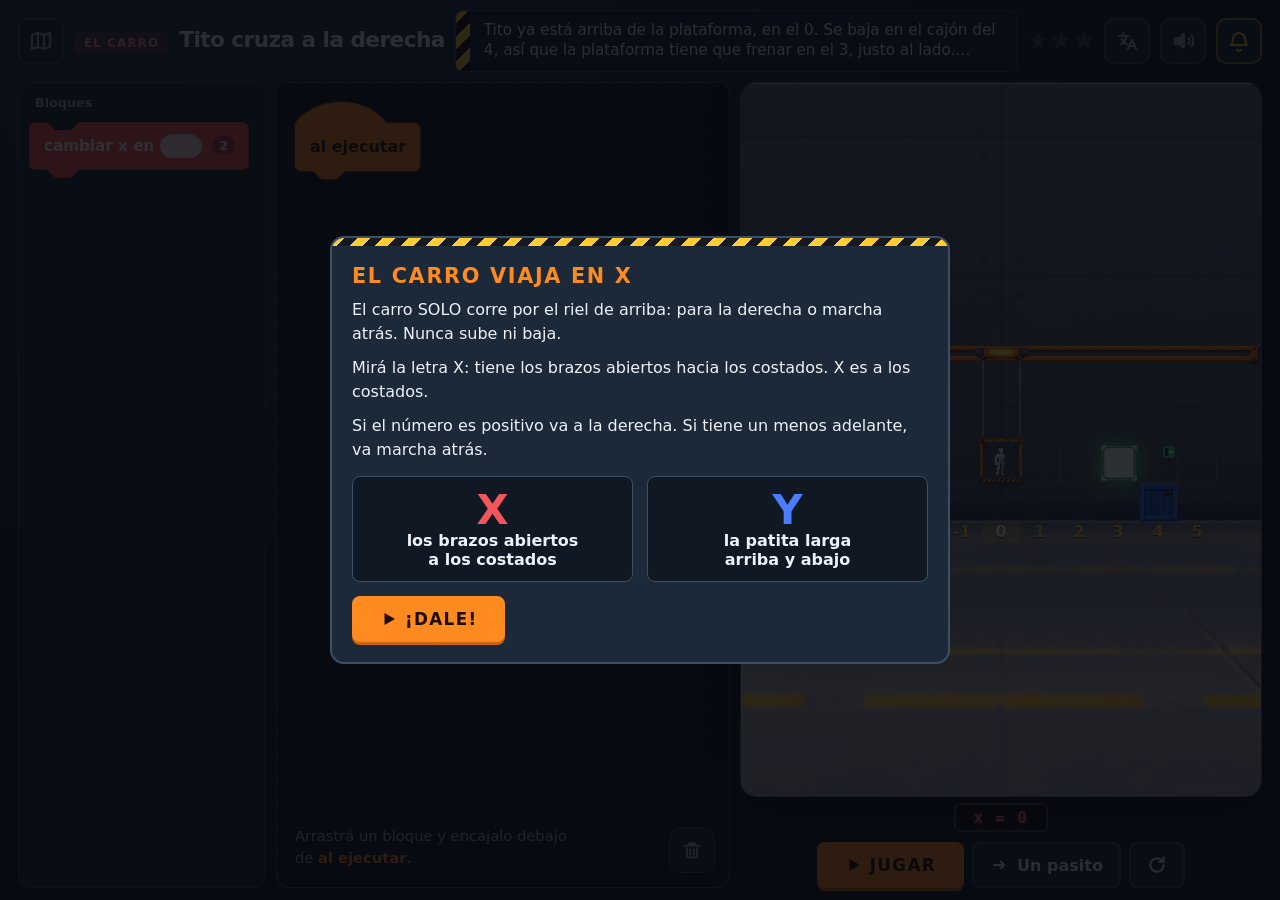
<file: index.html>
<!doctype html>
<html lang="es">
<head>
<meta charset="utf-8">
<meta name="viewport" content="width=device-width, initial-scale=1, viewport-fit=cover">
<title>El Operador de Grúa</title>
<link rel="stylesheet" href="css/styles.css">
</head>
<body class="ui-v2">

<div id="app">

  <header id="topbar">
    <button id="btn-levels" class="chip" type="button" title="Elegir nivel" aria-label="Elegir nivel"><svg viewBox="0 0 24 24" fill="none" stroke="currentColor" stroke-width="2.2" stroke-linejoin="round"><path d="M9 4 3 6v14l6-2 6 2 6-2V4l-6 2-6-2z"/><path d="M9 4v14M15 6v14"/></svg></button>
    <div id="level-info">
      <span id="level-phase" class="phase-badge"></span>
      <h1 id="level-title">El Operador de Grúa</h1>
    </div>
    <p id="hint" class="hint"></p>
    <div id="stars-earned" class="stars" aria-label="Estrellas del nivel"></div>
    <button id="btn-translate" class="chip" type="button" title="Traductora de Scratch" aria-label="Traductora de Scratch"><svg viewBox="0 0 24 24" fill="none" stroke="currentColor" stroke-width="2.2" stroke-linecap="round" stroke-linejoin="round"><path d="M4 7h9M8.5 4v3M6 15c3-1 5-4 5.5-8"/><path d="M6.5 10c1.5 3 3.5 4.5 6 5.5"/><path d="M13 20l4-9 4 9M14.6 17h4.8"/></svg></button>
    <button id="btn-speak" class="chip" type="button" title="Escuchar la consigna" aria-label="Escuchar la consigna"><svg viewBox="0 0 24 24" fill="none" stroke="currentColor" stroke-width="2.2" stroke-linejoin="round"><path d="M4 9h4l5-4v14l-5-4H4z" fill="currentColor"/><path d="M17 8.5a5 5 0 0 1 0 7"/><path d="M20 6a9 9 0 0 1 0 12"/></svg></button>
    <button id="btn-sound" class="chip is-on" type="button" title="Sonido" aria-label="Sonido"><svg viewBox="0 0 24 24" fill="none" stroke="currentColor" stroke-width="2.2" stroke-linejoin="round"><path d="M6 10a6 6 0 1 1 12 0c0 4 1.5 5.5 2 6H4c.5-.5 2-2 2-6z"/><path d="M10 20a2 2 0 0 0 4 0"/></svg></button>
  </header>

  <main id="stage">

    <!-- The flyout, where every block is born. -->
    <section id="palette-col" aria-label="Bloques">
      <h2 class="col-title">Bloques</h2>
      <section id="palette"></section>
    </section>

    <!-- The workspace: the hat, the script under it, and anything left lying around. -->
    <section id="flow-area" aria-label="Tu programa">
      <div id="flow-scroll">
        <div id="script">
          <div id="hat" class="hat"><span class="code">al ejecutar</span></div>
          <div id="program"></div>
        </div>
        <div id="loose"></div>
        <p id="program-empty" class="program-empty">Arrastrá un bloque y encajalo debajo de <b>al ejecutar</b>.</p>
      </div>
      <button id="btn-clear" class="bin" type="button" title="Tirar todos los bloques" aria-label="Tirar todos los bloques"><svg viewBox="0 0 24 24" fill="none" stroke="currentColor" stroke-width="2.2" stroke-linecap="round" stroke-linejoin="round"><path d="M4 7h16M9 7V5h6v2M6 7l1 13h10l1-13"/><path d="M10 11v6M14 11v6"/></svg></button>
    </section>

    <!-- The warehouse, with Run underneath it. -->
    <section id="game-col">
      <div id="board-wrap">
        <div id="board" role="img" aria-label="El depósito"></div>
        <div id="readout" class="readout" aria-live="polite"></div>
      </div>
      <section id="controls">
        <button id="btn-play" class="ctrl ctrl-play" type="button"><svg viewBox="0 0 24 24" fill="currentColor"><path d="M6 4l14 8-14 8z"/></svg><span class="label">Jugar</span></button>
        <button id="btn-step" class="ctrl" type="button"><svg viewBox="0 0 24 24" fill="none" stroke="currentColor" stroke-width="2.4" stroke-linecap="round" stroke-linejoin="round"><path d="M5 12h11"/><path d="M13 8l4 4-4 4"/></svg> Un pasito</button>
        <button id="btn-reset" class="ctrl" type="button" title="Volver al principio" aria-label="Volver al principio"><svg viewBox="0 0 24 24" fill="none" stroke="currentColor" stroke-width="2.4" stroke-linecap="round"><path d="M20 12a8 8 0 1 1-2.6-5.9"/><path d="M20 3v5h-5"/></svg></button>
      </section>
    </section>

  </main>

</div>

<div id="drag-layer" aria-hidden="true"></div>
<div id="overlay" class="overlay" hidden></div>
<div id="toast" class="toast" hidden></div>

<script src="js/audio.js"></script>
<script src="js/shapes.js"></script>
<script src="js/levels.js"></script>
<script src="js/engine.js"></script>
<script src="js/app.js"></script>
</body>
</html>
</file>
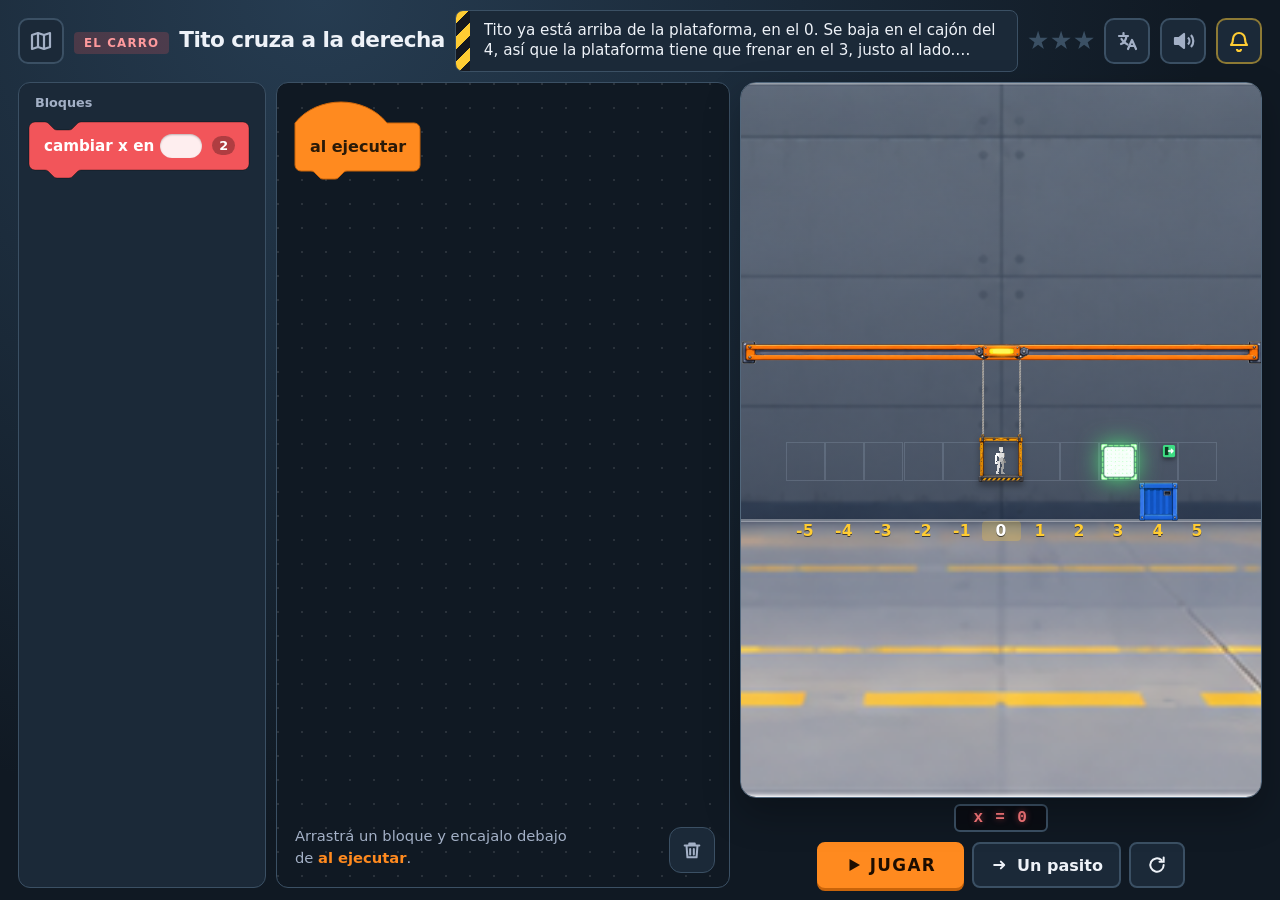
<file: tools/ui-shot.html>
<!doctype html>
<html lang="es">
<head>
<meta charset="utf-8">
<title>shot</title>
<style>html,body{margin:0;height:100%}iframe{border:0;width:100vw;height:100vh}</style>
</head>
<body>
<iframe id="app" src="../index.html"></iframe>
<script>
/* Capture one level for a quick look at the layout:
 *   chromium --headless --no-sandbox --disable-gpu --allow-file-access-from-files \
 *     --force-prefers-reduced-motion --virtual-time-budget=8000 \
 *     --window-size=1280,800 --screenshot=/tmp/g1.png \
 *     "file://$PWD/tools/ui-shot.html?level=8&blocks=0,0,2,2"
 *
 * `level` is the index in LEVELS, `blocks` a comma list of palette indexes to
 * drop in, `screen` opens an overlay (map / translator).
 */
var p = new URLSearchParams(location.search);
document.getElementById('app').addEventListener('load', function (e) {
  var W = e.target.contentWindow;
  var D = e.target.contentDocument;
  W.localStorage.clear();
  W.Sound.setOn(false);
  /* start() already ran and may have opened the phase intro; close it before
   * loading the level we actually want to photograph. */
  D.getElementById('overlay').hidden = true;
  W.App.loadLevel(Number(p.get('level') || 0), true);
  (p.get('blocks') || '').split(',').filter(String).forEach(function (i) {
    W.App.addBlock(Number(i));
  });
  Number(p.get('dial') || 0) && (function () {
    p.get('dial').split(',').forEach(function (pair) {
      var a = pair.split(':');
      for (var k = 0; k < Number(a[1]); k++) W.App.dialBlock(Number(a[0]), 1);
    });
  })();
  if (p.get('screen') === 'translator') { W.App.showTranslator(); W.App.translate('up'); }
  if (p.get('screen') === 'map') D.getElementById('btn-levels').click();
});
</script>
</body>
</html>
</file>
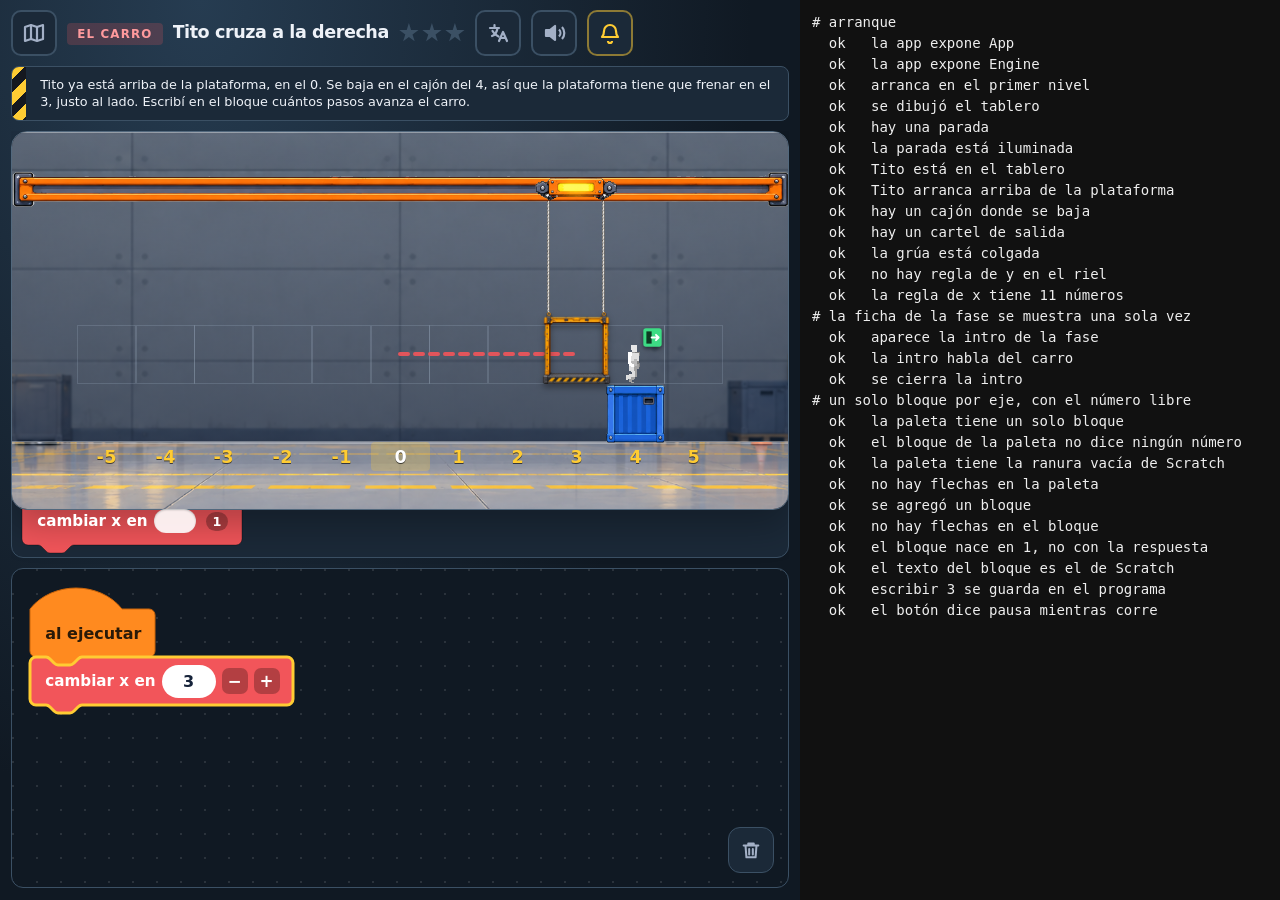
<file: tools/ui-smoke.html>
<!doctype html>
<html lang="es">
<head>
<meta charset="utf-8">
<title>UI smoke — El Operador de Grúa</title>
<style>
  body { font: 14px/1.5 ui-monospace, Menlo, Consolas, monospace; margin: 0; background: #111; color: #eee; }
  #wrap { display: grid; grid-template-columns: 1fr 480px; height: 100vh; }
  iframe { width: 100%; height: 100%; border: 0; background: #000; }
  pre { margin: 0; padding: 12px; overflow: auto; }
  .ok { color: #56d68a; }
  .bad { color: #ff6b6b; }
</style>
</head>
<body>
<div id="wrap">
  <iframe id="app" src="../index.html"></iframe>
  <pre id="out">arrancando…</pre>
</div>

<script>
/* Run with:
 *   chromium --headless --no-sandbox --disable-gpu --allow-file-access-from-files \
 *     --virtual-time-budget=90000 --dump-dom "file://$PWD/tools/ui-smoke.html"
 *
 * The iframe is the real app, untouched. Every step re-queries the DOM because
 * the app re-renders whole sections; a saved reference goes detached and its
 * .click() silently stops bubbling, which looks exactly like an app bug.
 *
 * The waits are generous on purpose: a run now pauses while Tito walks in or
 * out (WALK_MS + 350) and moves take 160 ms per step, so a two-block level
 * with two stops is a few seconds long.
 */
var out = document.getElementById('out');
var lines = [];
var failures = 0;

function log(s) { lines.push(s); out.textContent = lines.join('\n'); }
function ok(name) { log('  ok   ' + name); }
function bad(name, detail) { failures++; log('  FALLA ' + name + (detail ? ' -> ' + detail : '')); }
function is(name, actual, expected) {
  if (actual === expected) ok(name);
  else bad(name, 'esperaba ' + JSON.stringify(expected) + ' y vino ' + JSON.stringify(actual));
}
function truthy(name, v, detail) { if (v) ok(name); else bad(name, detail); }

function wait(ms) { return new Promise(function (r) { setTimeout(r, ms); }); }

var frame = document.getElementById('app');
var W, D;

function q(sel) { return D.querySelector(sel); }
function all(sel) { return Array.prototype.slice.call(D.querySelectorAll(sel)); }
function click(sel) {
  var el = q(sel);
  if (!el) { bad('click ' + sel, 'no existe el elemento'); return false; }
  el.click();
  return true;
}
function closeOverlay() {
  if (!q('#overlay').hidden) click('#overlay [data-close]');
}
/* Typing into the block, the way a child does. The Event has to be built in
 * the iframe's own realm or the app's listener never sees it. */
function setNum(i, value) {
  var f = q('#program .num[data-i="' + i + '"]');
  if (!f) { bad('setNum ' + i, 'no existe el campo'); return; }
  f.value = String(value);
  f.dispatchEvent(new W.Event('input', { bubbles: true }));
}
function numOf(i) {
  var f = q('#program .num[data-i="' + i + '"]');
  return f ? f.value : null;
}
function readout() { return q('#readout').textContent.replace(/\s/g, ''); }
function lastState() { return W.App.state.result.trace.slice(-1)[0].state; }
function fresh() {
  W.localStorage.clear();
}

frame.addEventListener('load', function () {
  W = frame.contentWindow;
  D = frame.contentDocument;
  run().then(function () {
    log('');
    log(failures ? failures + ' problema(s).' : 'TODO OK');
    out.className = failures ? 'bad' : 'ok';
    document.title = failures ? 'SMOKE FAIL' : 'SMOKE OK';
  }).catch(function (e) {
    bad('excepción', e && e.message);
    log('');
    log('1 problema(s).');
    document.title = 'SMOKE FAIL';
  });
});

async function run() {
  fresh();

  log('# arranque');
  truthy('la app expone App', !!W.App, 'window.App no está');
  truthy('la app expone Engine', !!W.Engine, 'window.Engine no está');
  is('arranca en el primer nivel', W.App.state.level.id, 't1');
  truthy('se dibujó el tablero', all('#board .cell').length === 11, 'celdas: ' + all('#board .cell').length);
  is('hay una parada', all('#board .stop').length, 1);
  truthy('la parada está iluminada', !!q('#board .stop.is-next'), 'ninguna parada tiene is-next');
  truthy('Tito está en el tablero', !!q('#board #worker.worker'), 'no hay #worker');
  truthy('Tito arranca arriba de la plataforma', q('#worker').classList.contains('is-aboard'), 'no tiene is-aboard');
  truthy('hay un cajón donde se baja', all('#board .crate').length === 1, 'cajones: ' + all('#board .crate').length);
  truthy('hay un cartel de salida', all('#board .exit-sign').length === 1, 'carteles: ' + all('#board .exit-sign').length);
  truthy('la grúa está colgada', !!q('#rig .trolley') && !!q('#rig .spreader') && all('#rig .cable').length === 2, 'falta el carro, la plataforma o los cables');
  truthy('no hay regla de y en el riel', q('#ruler-y').hidden, 'la regla de y quedó visible');
  is('la regla de x tiene 11 números', all('#ruler-x span').length, 11);

  log('# la ficha de la fase se muestra una sola vez');
  truthy('aparece la intro de la fase', !q('#overlay').hidden, 'el overlay está oculto');
  truthy('la intro habla del carro', /carro/i.test(q('#overlay').textContent), q('#overlay').textContent.slice(0, 60));
  closeOverlay();
  truthy('se cierra la intro', q('#overlay').hidden, 'sigue abierto');

  log('# un solo bloque por eje, con el número libre');
  is('la paleta tiene un solo bloque', all('#palette .pal').length, 1);
  is('el bloque de la paleta no dice ningún número',
    q('#palette .code').textContent.replace(/\s+/g, ' ').trim(), 'cambiar x en');
  truthy('la paleta tiene la ranura vacía de Scratch', !!q('#palette .slot'), 'no hay .slot');
  /* The block outline is an svg now, so the check has to look past it: what
     must not exist is an arrow button inside the block. */
  truthy('no hay flechas en la paleta', all('#palette .pal .code svg').length === 0,
    'svgs: ' + all('#palette .pal .code svg').length);

  click('[data-pal="0"]');
  is('se agregó un bloque', all('#program .blk').length, 1);
  truthy('no hay flechas en el bloque', all('#program .blk .code svg').length === 0,
    'svgs: ' + all('#program .blk .code svg').length);
  is('el bloque nace en 1, no con la respuesta', numOf(0), '1');
  is('el texto del bloque es el de Scratch',
    q('#program .code').textContent.replace(/\s+/g, ' ').trim(), 'cambiar x en');

  setNum(0, 3);
  is('escribir 3 se guarda en el programa', W.App.state.program[0].amount, 3);
  click('#btn-play');
  truthy('el botón dice pausa mientras corre', /pausa/i.test(q('#btn-play').textContent), q('#btn-play').textContent);
  await wait(6000);
  truthy('gana con un solo bloque', !q('#overlay').hidden && /lo lograste/i.test(q('#overlay').textContent),
    'overlay: ' + (q('#overlay').hidden ? 'oculto' : q('#overlay').textContent.slice(0, 60)));
  is('se llevó 3 estrellas', all('#overlay .stars i.on').length, 3);
  closeOverlay();
  is('el readout muestra x=3', readout(), 'x=3');
  is('la parada quedó hecha', all('#board .stop.is-done').length, 1);
  truthy('Tito se bajó de la plataforma', !q('#worker').classList.contains('is-aboard'), 'sigue is-aboard');
  truthy('el botón volvió a jugar', /jugar/i.test(q('#btn-play').textContent), q('#btn-play').textContent);

  log('# el número negativo');
  W.App.loadLevel(1, true);
  await wait(100);
  click('[data-pal="0"]');
  setNum(0, -4);
  is('acepta el menos', W.App.state.program[0].amount, -4);
  click('#btn-play');
  await wait(7000);
  truthy('llega al -4', /lo lograste/i.test(q('#overlay').textContent), 'no ganó');
  closeOverlay();
  truthy('Tito mira a la izquierda', q('#worker').classList.contains('is-left'), 'no tiene is-left');

  log('# escribir un número de más se sale del riel');
  W.App.loadLevel(0, true);
  await wait(100);
  click('[data-pal="0"]');
  setNum(0, 9);
  click('#btn-play');
  await wait(1500);
  truthy('avisa que se pasó', !q('#toast').hidden, 'no salió el aviso');
  truthy('el aviso habla del riel', /riel/i.test(q('#toast').textContent), q('#toast').textContent);
  truthy('el bloque culpable queda marcado', all('#program .blk.is-bad').length === 1,
    'marcados: ' + all('#program .blk.is-bad').length);
  is('el carro no se fue del tablero', lastState().x, 0);

  log('# los botones menos y más cruzan el cero');
  W.App.loadLevel(0, true);
  await wait(100);
  click('[data-pal="0"]');
  click('#program .blk[data-i="0"] [data-dial="-1"]');
  is('de 1 baja a 0', numOf(0), '0');
  click('#program .blk[data-i="0"] [data-dial="-1"]');
  is('de 0 sigue al -1', numOf(0), '-1');
  is('y el programa lo sabe', W.App.state.program[0].amount, -1);
  click('#program .blk[data-i="0"] [data-dial="1"]');
  click('#program .blk[data-i="0"] [data-dial="1"]');
  is('y vuelve para arriba', numOf(0), '1');

  log('# un campo a medio escribir no rompe nada');
  setNum(0, '-');
  is('un menos solo corre como 0', W.App.state.program[0].amount, 0);
  is('pero no le pisa lo que está tecleando', numOf(0), '-');
  q('#program .num[data-i="0"]').dispatchEvent(new W.Event('focusout', { bubbles: true }));
  is('al salir del campo muestra lo que realmente corrió', numOf(0), '0');

  log('# un pasito, y las paradas van en orden');
  W.App.loadLevel(3, true);
  await wait(100);
  is('el nivel es t4', W.App.state.level.id, 't4');
  is('hay dos paradas', all('#board .stop').length, 2);
  is('solo la primera está iluminada', q('#board .stop.is-next').dataset.i, '0');
  is('la segunda espera apagada', q('#board .stop.is-later').dataset.i, '1');
  truthy('Tito espera parado en su cajón', !q('#worker').classList.contains('is-aboard'), 'arrancó is-aboard');
  click('[data-pal="0"]'); click('[data-pal="0"]');
  setNum(0, 3); setNum(1, 3);
  click('#btn-step');
  await wait(200);
  is('un pasito es un evento, no un bloque', readout(), 'x=1');
  click('#btn-step'); await wait(200);
  is('el segundo evento es subir a Tito', W.App.state.result.trace[W.App.state.cursor].kind, 'pick');
  truthy('Tito se subió', q('#worker').classList.contains('is-aboard'), 'no tiene is-aboard');
  truthy('Tito camina al subir', q('#worker').classList.contains('is-walking'), 'no tiene is-walking');
  is('ahora se ilumina la segunda parada', q('#board .stop.is-next').dataset.i, '1');
  is('y la primera quedó hecha', q('#board .stop.is-done').dataset.i, '0');
  click('#btn-step'); await wait(200);
  is('el segundo bloque cuenta desde el 1, no desde el 0', readout(), 'x=4');
  click('#btn-step'); await wait(200);
  click('#btn-step'); await wait(2500);
  truthy('un pasito también abre el cartel de ganó', !q('#overlay').hidden, 'el overlay no apareció');
  closeOverlay();

  log('# la plataforma se para a mitad de camino');
  W.App.loadLevel(2, true);
  await wait(100);
  is('el nivel es t3', W.App.state.level.id, 't3');
  click('[data-pal="0"]');
  setNum(0, 2);
  click('#btn-play');
  await wait(4000);
  truthy('avisa que faltan bloques', !q('#toast').hidden && /acabaron/i.test(q('#toast').textContent), q('#toast').textContent);
  truthy('Tito ya está arriba igual', q('#worker').classList.contains('is-aboard'), 'no subió');
  truthy('no ganó', q('#overlay').hidden, 'el overlay apareció');

  log('# fase A: el ascensor');
  W.App.loadLevel(4, true);
  await wait(100);
  is('el nivel es a1', W.App.state.level.id, 'a1');
  truthy('no hay regla de x', q('#ruler-x').hidden, 'la regla de x quedó visible');
  truthy('sí hay regla de y', !q('#ruler-y').hidden, 'la regla de y quedó oculta');
  is('la regla de y tiene 9 pisos', all('#ruler-y span').length, 9);
  truthy('el sótano tiene su pozo', !!q('#board .bg-pit'), 'no hay .bg-pit');
  is('el cajón del piso 3 es una pila de 6', all('#board .crate').length, 6);
  is('el bloque de la paleta dice cambiar y',
    q('#palette .code').textContent.replace(/\s+/g, ' ').trim(), 'cambiar y en');
  click('[data-pal="0"]');
  setNum(0, 9);
  click('#btn-play');
  await wait(1500);
  truthy('el aviso de y habla del cable', /cable/i.test(q('#toast').textContent), q('#toast').textContent);

  log('# fase G: los dos ejes y números grandes');
  W.App.loadLevel(10, true);
  await wait(100);
  is('el nivel es g3', W.App.state.level.id, 'g3');
  is('la paleta tiene un bloque por eje', all('#palette .pal').length, 2);
  is('el tablero es de 7x7', all('#board .cell').length, 49);
  click('[data-pal="0"]'); click('[data-pal="1"]');
  setNum(0, 6); setNum(1, 6);
  click('#btn-play');
  await wait(9000);
  truthy('gana cruzando el tablero entero', !q('#overlay').hidden && /lo lograste/i.test(q('#overlay').textContent),
    'no ganó');
  is('la estela tiene un tramo rojo y uno azul',
    all('#trail .seg-x').length + ':' + all('#trail .seg-y').length, '1:1');
  closeOverlay();

  log('# reset y resize no rompen la escena');
  click('#btn-reset');
  await wait(100);
  is('reset vuelve al principio', readout(), 'x=-3y=-3');
  is('la estela se borra', all('#trail path').length, 0);
  W.dispatchEvent(new W.Event('resize'));
  await wait(100);
  is('después del resize siguen las 49 celdas', all('#board .cell').length, 49);
  truthy('el tablero no quedó sin animaciones', !q('#board').classList.contains('no-anim'), 'sigue no-anim');

  log('# la traductora');
  click('#btn-translate');
  truthy('se abre la traductora', /traductora/i.test(q('#overlay').textContent), 'no abrió');
  truthy('el personaje es Tito', !!q('#overlay .worker'), 'no hay .worker en la traductora');
  click('[data-tr="up"]');
  is('subir traduce a cambiar y en 10',
    q('#overlay .scratch-blk').textContent.replace(/\s+/g, ' ').trim(), 'cambiar y en 10');
  truthy('avisa que no es el bloque absoluto', /fijar y a 10/.test(q('#tr-out').textContent),
    q('#tr-out').textContent);
  click('[data-tr="left"]');
  is('izquierda traduce a cambiar x en -10',
    q('#overlay .scratch-blk').textContent.replace(/\s+/g, ' ').trim(), 'cambiar x en -10');

  /* El pack de España no cambia una palabra: mueve el eje al medio de la frase
   * ("sumar a x 10"), así que esto verifica la plantilla entera. */
  click('[data-word="espana"]');
  click('[data-tr="right"]');
  is('el pack de España usa sumar a x',
    q('#overlay .scratch-blk').textContent.replace(/\s+/g, ' ').trim(), 'sumar a x 10');
  truthy('y su bloque absoluto es dar a x el valor', /dar a x el valor 10/.test(q('#tr-out').textContent),
    q('#tr-out').textContent);
  closeOverlay();
  is('la paleta también queda en español de España',
    q('#palette .code').textContent.replace(/\s+/g, ' ').trim(), 'sumar a x');

  log('# sin emojis en la pantalla');
  var emoji = /[\u{1F300}-\u{1FAFF}\u{2600}-\u{27BF}]/u;
  truthy('el HTML no tiene emojis', !emoji.test(D.body.innerHTML), 'hay algún emoji');
}
</script>
</body>
</html>
</file>
<file: css/styles.css>
/* El Operador de Grúa
 *
 * One rule runs through the whole palette: X is always red, Y is always blue.
 * Blocks, rulers, trails and the Scratch translation all obey it, so a child
 * can answer "which axis is this?" from colour alone before reading.
 *
 * The rest is a warehouse: slate steel panels, an orange crane, hazard yellow
 * paint and green "go" marks. Images live in assets/ and are only ever loaded
 * through url() with relative paths, which works from file://.
 */

:root {
  --bg: #101923;
  --panel: #1b2938;
  --panel-2: #26394c;
  --line: #3b5064;
  --ink: #eef2f8;
  --ink-dim: #a3b0c6;

  --accent: #ff8a1f;
  --accent-dark: #c9640a;
  --hazard: #ffcc33;
  --good: #3ddc84;

  --x: #f2555a;
  --x-dark: #b32d32;
  --y: #4a7dff;
  --y-dark: #2b4fb8;
  --gold: #ffcc33;

  --r: 12px;
  --tap: 46px;

  --stripe: repeating-linear-gradient(135deg, var(--hazard) 0 9px, #15181f 9px 18px);
}

* { box-sizing: border-box; }

html, body {
  margin: 0;
  height: 100%;
  background: var(--bg);
  color: var(--ink);
  font-family: system-ui, "Segoe UI", Roboto, "Helvetica Neue", sans-serif;
  -webkit-text-size-adjust: 100%;
}

body { overflow: hidden; background: radial-gradient(ellipse at 25% 0, #263c51, transparent 65%), var(--bg); }

#app {
  height: 100%;
  display: grid;
  /* Two rows now: the header carries the consigna, so the stage gets the rest
   * of the screen. And the whole width — a workspace boxed into 1280px is a
   * workspace a child cannot spread blocks out in. */
  grid-template-rows: auto minmax(0, 1fr);
  gap: 10px;
  padding: 10px clamp(8px, 1.4vw, 18px) 12px;
}

/* ------------------------------------------------------------------ topbar */

#topbar {
  display: flex;
  align-items: center;
  gap: 10px;
}

#level-info {
  flex: 0 0 auto;
  min-width: 0;
  display: flex;
  align-items: baseline;
  gap: 10px;
}

/* A compact title leaves room for the level controls. */
#level-title {
  margin: 0;
  font-size: clamp(0.95rem, 2.2vw, 1.35rem);
  font-weight: 800;
  letter-spacing: -0.025em;
  white-space: nowrap;
  overflow: hidden;
  text-overflow: ellipsis;
}

.phase-badge {
  flex: none;
  font-size: 0.74rem;
  font-weight: 900;
  letter-spacing: 0.1em;
  padding: 4px 10px;
  border-radius: 4px;
  background: var(--panel-2);
  color: var(--ink-dim);
  text-transform: uppercase;
}
.phase-badge.is-x { background: rgba(242, 85, 90, 0.2); color: #ff9a9d; }
.phase-badge.is-y { background: rgba(74, 125, 255, 0.2); color: #9fbaff; }
.phase-badge.is-xy { background: linear-gradient(90deg, rgba(242,85,90,.22), rgba(74,125,255,.22)); color: #e2d3ff; }

.chip {
  flex: none;
  width: var(--tap);
  height: var(--tap);
  display: grid;
  place-items: center;
  border: 2px solid var(--line);
  border-radius: 10px;
  background: var(--panel);
  color: var(--ink-dim);
  cursor: pointer;
}
.chip svg { width: 24px; height: 24px; }
.chip:hover { border-color: var(--accent); color: var(--ink); }
.chip.is-on { color: var(--hazard); border-color: rgba(255, 204, 51, 0.5); }

.stars { display: flex; gap: 3px; flex: none; }
.stars i {
  width: 20px; height: 20px;
  background: var(--line);
  clip-path: polygon(50% 0%, 61% 35%, 98% 35%, 68% 57%, 79% 91%, 50% 70%, 21% 91%, 32% 57%, 2% 35%, 39% 35%);
}
.stars i.on { background: var(--gold); }

/* The work order: a panel with a hazard stripe down its left edge. */
.hint {
  position: relative;
  margin: 0;
  padding: 10px 14px 10px 28px;
  background: var(--panel);
  border: 1px solid var(--line);
  border-radius: 8px;
  overflow: hidden;
  font-size: clamp(0.8rem, 1.35vw, 0.95rem);
  line-height: 1.3;
  /* It sits in the header now, so it gets whatever width is left and never
   * more than two lines. The whole consigna used to be a paragraph of its own
   * and it was most of the text on screen. */
  flex: 1 1 auto;
  min-width: 0;
}

/* Two lines and an ellipsis, never a third bleeding into the padding. */
.hint > span {
  display: -webkit-box;
  -webkit-line-clamp: 2;
  -webkit-box-orient: vertical;
  overflow: hidden;
}
.hint::before {
  content: '';
  position: absolute;
  left: 0; top: 0; bottom: 0;
  width: 14px;
  background: var(--stripe);
}

/* ------------------------------------------------------------------- stage */

#stage {
  display: grid;
  /* Flyout, workspace, warehouse — the arrangement Scratch and Code.org share,
   * and the reason the app now takes the whole width instead of a 1280 column. */
  grid-template-columns: minmax(248px, 18%) minmax(260px, 1fr) minmax(360px, 42%);
  gap: 10px;
  min-height: 0;
}

#palette-col, #flow-area, #game-col { min-width: 0; min-height: 0; }

#palette-col {
  background: var(--panel);
  border: 1px solid var(--line);
  border-radius: var(--r);
  padding: 12px 10px;
  overflow: auto;
}

.col-title {
  margin: 0 0 12px 6px;
  font-size: 0.8rem;
  font-weight: 800;
  color: var(--ink-dim);
}

#game-col {
  display: grid;
  grid-template-rows: minmax(0, 1fr) auto;
  gap: 10px;
  min-height: 0;
}

/* ------------------------------------------------------------------- board */

#board-wrap {
  display: grid;
  grid-template-rows: minmax(0, 1fr) auto;
  gap: 6px;
  min-height: 0;
}

/* The scene fills whatever room the column gives it; layout() in app.js then
 * fits the cells inside. Nothing in here has a CSS position of its own. */
#board {
  position: relative;
  min-height: 0;
  min-width: 0;
  background: #0d1119;
  border: 1px solid #52687d;
  border-radius: 16px;
  box-shadow: 0 16px 36px #0004, inset 0 0 40px #0003;
  overflow: hidden;
  --dur: 300ms;
}
#board > * { position: absolute; }

.bg-wall {
  background: linear-gradient(180deg, #18334b44, #0c1c3288), url(../assets/bg-wall.png) center bottom / cover no-repeat;
  z-index: 0;
}
.bg-pit {
  background:
    var(--stripe) top / 100% 6px no-repeat,
    #2a3140;
  border-top: 1px solid #454f63;
  z-index: 0;
}
.bg-floor {
  background: url(../assets/bg-floor.png) center top / cover no-repeat;
  z-index: 0;
}
.ground-line { background: rgba(255, 255, 255, 0.35); z-index: 1; }

.cell {
  border: 1px solid rgba(214, 234, 255, 0.14);
  z-index: 2;
}
.cell.is-origin { background: rgba(255, 204, 51, 0.18); }
.cell.is-axis-x { background: rgba(242, 85, 90, 0.14); }
.cell.is-axis-y { background: rgba(74, 125, 255, 0.14); }
.cell.is-ground { border-bottom: 3px solid rgba(255, 255, 255, 0.35); }

.crate {
  background: url(../assets/crate.png) center / 100% 100% no-repeat;
  z-index: 3;
}
.exit-sign { z-index: 4; filter: drop-shadow(0 2px 2px rgba(0, 0, 0, 0.5)); }
.exit-sign svg { width: 100%; height: 100%; display: block; }

/* Only the next stop glows; done ones vanish, later ones wait in the dark. */
.stop {
  background: url(../assets/stop.png) center / 100% 100% no-repeat;
  z-index: 4;
  transition: opacity 0.3s ease, filter 0.3s ease;
}
.stop.is-done { opacity: 0; }
.stop.is-later { opacity: 0.45; filter: saturate(0.4) brightness(0.8); }
.stop.is-next {
  opacity: 1;
  filter: saturate(2.4) brightness(1.15) drop-shadow(0 0 12px #4dff7a);
  animation: pulse 1.4s ease-in-out infinite;
}

@keyframes pulse {
  0%, 100% { transform: scale(1); }
  50% { transform: scale(1.06); }
}

#trail { left: 0; top: 0; pointer-events: none; z-index: 5; }
#trail .seg-x { stroke: var(--x); }
#trail .seg-y { stroke: var(--y); }
#trail path { fill: none; stroke-width: 4; stroke-linecap: round; stroke-dasharray: 8 7; opacity: 0.9; }

.beam {
  left: 0;
  background: url(../assets/beam.png) center / 100% 100% no-repeat;
  z-index: 6;
}

/* The rig moves in x as a whole; the spreader and cables move in y inside. */
.rig { z-index: 7; pointer-events: none; }
.rig > * { position: absolute; }
.trolley { background: url(../assets/trolley.png) center / 100% 100% no-repeat; z-index: 2; }
.cable { background: url(../assets/cable.png) top / 100% auto repeat-y; z-index: 1; }
.spreader { background: url(../assets/elevator-frame.png) center / 100% 100% no-repeat; z-index: 3; filter: drop-shadow(0 4px 3px #0005); }

.rig, .spreader, .cable, .worker {
  transition-property: left, top, height;
  transition-duration: var(--dur, 300ms);
  transition-timing-function: ease-in-out;
}
#board.no-anim, #board.no-anim * { transition: none !important; }

.rig.is-crashed { animation: shake 0.5s; }

@keyframes shake {
  0%, 100% { transform: translateX(0); }
  20% { transform: translateX(-6px) rotate(-1.5deg); }
  60% { transform: translateX(6px) rotate(1.5deg); }
}

/* Tito. A square frame of side --fw showing one cell of a horizontal sprite
 * sheet; --n is how many frames the current sheet has. The keyframe reads the
 * element's own custom properties, so one animation serves all three sheets. */
.worker {
  --n: 2;
  width: var(--fw, 64px);
  height: var(--fw, 64px);
  background-image: url(../assets/worker-idle.png);
  background-repeat: no-repeat;
  background-position: 0 0;
  background-size: calc(var(--fw, 64px) * var(--n)) var(--fw, 64px);
  image-rendering: pixelated;
  animation: sheet 1.2s steps(2) infinite;
  pointer-events: none;
  /* The transparent cabin frame occludes Tito while he enters and rides. */
  z-index: 6;
}
.worker.is-walking {
  --n: 8;
  background-image: url(../assets/worker-walk.png);
  animation: sheet 0.8s steps(8) infinite;
}
.worker.is-jumping {
  --n: 13;
  background-image: url(../assets/worker-jump.png);
  animation: sheet 1.1s steps(13) 1;
}
.worker.is-left { transform: scaleX(-1); }

@keyframes sheet {
  to { background-position-x: calc(var(--fw, 64px) * var(--n) * -1); }
}

/* --------------------------------------------------------------- the ruler */

.ruler { left: 0; top: 0; width: 100%; height: 100%; pointer-events: none; z-index: 3; }
.ruler[hidden] { display: none; }
.ruler span {
  position: absolute;
  display: grid;
  place-items: center;
  font-weight: 900;
  font-size: clamp(0.65rem, calc(var(--cell, 40px) * 0.4), 1.1rem);
  letter-spacing: 0.02em;
}
/* Floor paint: yellow numbers on the warehouse floor. */
.ruler-x span { color: var(--hazard); text-shadow: 0 1px 0 rgba(0, 0, 0, 0.6); }
.ruler-y span { color: #9fbaff; }
.ruler span.zero { color: #fff; }
.ruler-x span.zero { background: rgba(255, 204, 51, 0.25); border-radius: 4px; }
.ruler-y span.zero { background: rgba(74, 125, 255, 0.25); border-radius: 4px; }

/* A dark LED display under the scene. */
.readout {
  justify-self: center;
  min-height: 1.6em;
  padding: 3px 18px;
  background: #0a0d14;
  border: 2px solid var(--line);
  border-radius: 6px;
  font-family: ui-monospace, "SF Mono", Menlo, Consolas, monospace;
  font-weight: 800;
  font-size: 1rem;
  letter-spacing: 0.08em;
  color: var(--hazard);
  text-shadow: 0 0 6px rgba(255, 204, 51, 0.5);
}
.readout .vx { color: #ff7a7e; text-shadow: 0 0 6px rgba(242, 85, 90, 0.6); }
.readout .vy { color: #7fa3ff; text-shadow: 0 0 6px rgba(74, 125, 255, 0.6); }

/* ----------------------------------------------------------------- palette */

#palette {
  display: flex;
  flex-direction: column;
  align-items: flex-start;
  gap: 16px;
}

/* ------------------------------------------------------------------ blocks */

/* The outline is an svg drawn by js/shapes.js, sitting behind the label. Every
 * block is exactly one BODY tall (48px) so a stack lines up on its own, and the
 * svg is allowed to spill 8px past the bottom because that is the tab. */
.pal, .blk, .hat {
  position: relative;
  display: inline-flex;
  align-items: center;
  gap: 6px;
  height: 48px;
  padding: 0 14px 0 15px;
  color: #fff;
  /* Not monospace. Scratch sets its blocks in a bold sans, and monospace reads
   * "code editor" to a child who has never seen one. */
  font-weight: 800;
  font-size: 0.95rem;
  white-space: nowrap;
  cursor: grab;
  touch-action: none;
  -webkit-user-select: none;
  user-select: none;
}

.shape {
  position: absolute;
  left: 0;
  top: 0;
  overflow: visible;
  pointer-events: none;
  z-index: 0;
}
.shape path {
  stroke-width: 1;
  /* The solidity comes from a darker edge of the same hue, the way Scratch
   * does it — not from a drop shadow slab under a rectangle. */
  stroke: rgba(0, 0, 0, 0.35);
}
.axis-x .shape path { fill: var(--x); }
.axis-y .shape path { fill: var(--y); }

.pal > *:not(.shape), .blk > *:not(.shape), .hat > *:not(.shape) { position: relative; z-index: 1; }

.pal .code, .blk .code, .hat .code {
  display: inline-flex;
  align-items: center;
  gap: 6px;
  min-width: 0;
}

/* The empty oval is the Scratch slot waiting for a number. */
.pal .slot {
  display: inline-block;
  width: 42px;
  height: 24px;
  border-radius: 999px;
  background: rgba(255, 255, 255, 0.9);
  box-shadow: inset 0 1px 2px rgba(0, 0, 0, 0.25);
}

/* How many legs of the trip are left in this block's budget. */
.pal .count {
  margin-left: 4px;
  min-width: 22px;
  padding: 2px 7px;
  border-radius: 999px;
  background: rgba(0, 0, 0, 0.28);
  font-size: 0.8rem;
  text-align: center;
}

.pal:hover, .blk:hover { filter: brightness(1.07); }
.pal[data-spent] { opacity: 0.35; cursor: not-allowed; }
.pal:focus-visible, .blk:focus-visible { outline: 3px solid var(--gold); outline-offset: 3px; border-radius: 6px; }

/* --------------------------------------------------------------------- hat */

/* "al ejecutar" is where a program starts, and the dome is the only thing
 * saying so: nothing can plug in above a curve. Warehouse orange, never an
 * axis colour, because it is not a move. */
.hat {
  height: 70px;
  padding-top: 22px;
  color: #2a1a08;
  font-size: 1rem;
}
.hat .shape path { fill: var(--accent); stroke: var(--accent-dark); }

/* ---------------------------------------------------------------- controls */

#controls { display: flex; gap: 8px; justify-content: center; flex-wrap: wrap; }

.ctrl {
  min-height: var(--tap);
  display: inline-flex;
  align-items: center;
  gap: 7px;
  padding: 0 16px;
  border: 2px solid var(--line);
  border-radius: 8px;
  background: var(--panel);
  color: var(--ink);
  font: inherit;
  font-weight: 700;
  cursor: pointer;
}
.ctrl svg { width: 20px; height: 20px; }
.ctrl:hover { border-color: var(--ink-dim); }
.ctrl[disabled] { opacity: 0.4; cursor: not-allowed; }
.ctrl-play {
  background: var(--accent);
  border-color: var(--accent);
  color: #1d0d00;
  font-size: 1.05rem;
  font-weight: 900;
  text-transform: uppercase;
  letter-spacing: 0.08em;
  padding: 0 26px;
  box-shadow: 0 3px 0 var(--accent-dark);
}
.ctrl-play:hover { border-color: #ffb066; }
.ctrl-play:active { transform: translateY(2px); box-shadow: 0 1px 0 var(--accent-dark); }
.ctrl-play svg { width: 18px; height: 18px; }
.ctrl-danger:hover { border-color: var(--x); color: #ff9a9d; }

/* ----------------------------------------------------------------- program */

/* The workspace. Dotted paper, so a block dropped in open space reads as
 * parked rather than lost. */
#flow-area {
  position: relative;
  display: flex;
  flex-direction: column;
  background:
    radial-gradient(circle at 1px 1px, rgba(255, 255, 255, 0.11) 1px, transparent 1px) 0 0 / 24px 24px,
    var(--bg);
  border: 1px solid var(--line);
  border-radius: var(--r);
  min-height: 0;
}

#flow-scroll {
  position: relative;
  flex: 1;
  min-height: 0;
  overflow: auto;
  padding: 18px;
}

#script { display: inline-flex; flex-direction: column; align-items: flex-start; }
#program { display: flex; flex-direction: column; align-items: flex-start; }

/* Blocks in a stack touch: the tab of one drops into the notch of the next and
 * the seam disappears. Any gap here breaks the illusion. */
.blk + .blk { margin-top: 0; }

/* Loose blocks are placed by hand, so they get their own layer above the
 * script and keep the coordinates they were dropped at. */
#loose { position: absolute; inset: 0; pointer-events: none; }
#loose .blk { position: absolute; pointer-events: auto; }

/* Where the held block will land. Blockly calls it an insertion marker. */
#drop-marker {
  width: 168px;
  height: 48px;
  border-radius: 6px;
  background: rgba(255, 255, 255, 0.14);
  box-shadow: inset 0 0 0 2px rgba(255, 255, 255, 0.3);
}

.blk.is-current .shape path { stroke: var(--gold); stroke-width: 3; }
.blk.is-bad { animation: shake 0.4s; }
.blk.is-bad .shape path { stroke: #fff; stroke-width: 3; }

/* The white oval of a Scratch number slot, but a real editable field. */
.blk .num {
  width: 54px;
  flex: none;
  padding: 5px 6px;
  border: 2px solid transparent;
  border-radius: 999px;
  background: #fff;
  color: #16233a;
  font: inherit;
  font-weight: 800;
  font-size: 1rem;
  text-align: center;
  cursor: text;
  touch-action: auto;
}
.blk .num:focus { outline: none; border-color: var(--gold); }

.blk .step {
  width: 26px;
  height: 26px;
  flex: none;
  display: grid;
  place-items: center;
  border: none;
  border-radius: 7px;
  background: rgba(0, 0, 0, 0.26);
  color: #fff;
  font: inherit;
  font-weight: 800;
  font-size: 1.05rem;
  cursor: pointer;
  touch-action: auto;
}
.blk .step:hover { background: rgba(0, 0, 0, 0.45); }

/* An empty workspace has to say what to do, in one line, and get out of the
 * way as soon as the first block lands. */
.program-empty {
  position: absolute;
  left: 18px;
  bottom: 18px;
  max-width: 30ch;
  margin: 0;
  color: var(--ink-dim);
  font-size: 0.92rem;
  line-height: 1.5;
}
.program-empty b { color: var(--accent); }
.program-empty[hidden] { display: none; }

/* ------------------------------------------------------------------ the bin */

/* Blockly's trashcan, in the corner it always lives in. Dragging a block onto
 * the flyout throws it away too, which is the Scratch gesture. */
.bin {
  position: absolute;
  right: 14px;
  bottom: 14px;
  width: 46px;
  height: 46px;
  display: grid;
  place-items: center;
  border: 1px solid var(--line);
  border-radius: 12px;
  background: var(--panel);
  color: var(--ink-dim);
  cursor: pointer;
  transition: color 120ms, border-color 120ms, transform 120ms;
}
.bin svg { width: 22px; height: 22px; }
.bin:hover, .bin.is-hot { color: #ff9a9d; border-color: var(--x); }
.bin.is-hot { transform: scale(1.12); }

/* --------------------------------------------------------------- the drag */

#drag-layer { position: fixed; inset: 0; pointer-events: none; z-index: 60; }
#drag-layer .blk {
  position: fixed;
  filter: drop-shadow(0 10px 14px rgba(0, 0, 0, 0.55));
}
/* Snapping distance reached: the block lifts a little to say it will click in. */
#drag-layer .blk.will-snap { transform: scale(1.03); }
#drag-layer .blk.will-drop { opacity: 0.5; }

body.is-dragging-block { cursor: grabbing; }
body.is-dragging-block .pal, body.is-dragging-block .blk { cursor: grabbing; }

/* ----------------------------------------------------------------- overlay */

/* Flex + margin:auto instead of place-items:center: a card taller than the
 * screen must scroll, and a centred grid item clips its own top instead. */
.overlay {
  position: fixed;
  inset: 0;
  background: rgba(6, 8, 14, 0.84);
  display: flex;
  padding: 18px;
  z-index: 50;
  overflow-y: auto;
}
.overlay[hidden] { display: none; }

.card {
  position: relative;
  margin: auto;
  width: min(620px, 100%);
  background: var(--panel);
  border: 2px solid var(--line);
  border-radius: 14px;
  padding: 26px 20px 20px;
  overflow: hidden;
}
.card::before {
  content: '';
  position: absolute;
  left: 0; right: 0; top: 0;
  height: 8px;
  background: var(--stripe);
}
.card h2 {
  margin: 0 0 10px;
  font-size: 1.3rem;
  font-weight: 900;
  text-transform: uppercase;
  letter-spacing: 0.08em;
  color: var(--accent);
}
.card p { margin: 0 0 10px; line-height: 1.5; }
.card .lead { color: var(--ink-dim); }
.card-actions { display: flex; gap: 10px; flex-wrap: wrap; margin-top: 14px; }

.letter-hint { display: flex; gap: 14px; margin: 14px 0; flex-wrap: wrap; }
.letter-hint div {
  flex: 1 1 180px;
  padding: 12px;
  border-radius: 8px;
  background: var(--bg);
  border: 1px solid var(--line);
  text-align: center;
  font-weight: 700;
}
.letter-hint b { display: block; font-size: 2.6rem; line-height: 1; }
.letter-hint .lx b { color: var(--x); }
.letter-hint .ly b { color: var(--y); }

.level-grid { display: grid; grid-template-columns: repeat(auto-fill, minmax(120px, 1fr)); gap: 10px; }
.level-grid h3 {
  grid-column: 1 / -1;
  margin: 8px 0 0;
  font-size: 0.85rem;
  font-weight: 900;
  color: var(--hazard);
  text-transform: uppercase;
  letter-spacing: 0.12em;
}
.lvl {
  padding: 10px;
  border: 2px solid var(--line);
  border-radius: 8px;
  background: var(--bg);
  color: var(--ink);
  font: inherit;
  font-weight: 700;
  font-size: 0.85rem;
  text-align: left;
  cursor: pointer;
}
.lvl:hover { border-color: var(--accent); }
.lvl.is-current { border-color: var(--accent); }
.lvl .stars { margin-top: 6px; }
.lvl .stars i { width: 14px; height: 14px; }

/* -------------------------------------------------------------- traductora */

.pad { display: grid; grid-template-columns: repeat(3, 1fr); gap: 8px; width: min(300px, 100%); margin: 12px auto; }
.pad button {
  min-height: 58px;
  border: none; border-radius: 8px;
  font: inherit; font-weight: 800; color: #fff;
  cursor: pointer;
  box-shadow: 0 3px 0 rgba(0, 0, 0, 0.35);
}
.pad button:active { transform: translateY(2px); box-shadow: 0 1px 0 rgba(0, 0, 0, 0.35); }
.pad .up { grid-column: 2; background: var(--y); }
.pad .left { grid-column: 1; grid-row: 2; background: var(--x); }
.pad .right { grid-column: 3; grid-row: 2; background: var(--x); }
.pad .down { grid-column: 2; grid-row: 3; background: var(--y); }
.pad .mid { grid-column: 2; grid-row: 2; display: grid; place-items: center; background: var(--panel-2); }

.tr-stage {
  position: relative;
  height: 150px;
  background:
    linear-gradient(var(--x), var(--x)) center / 100% 2px no-repeat,
    linear-gradient(var(--y), var(--y)) center / 2px 100% no-repeat,
    var(--bg);
  border: 2px dashed var(--line);
  border-radius: 8px;
  overflow: hidden;
}
.tr-stage::after {
  content: 'el escenario de Scratch';
  position: absolute;
  left: 8px; bottom: 6px;
  font-size: 0.7rem;
  color: var(--ink-dim);
}
.tr-worker {
  position: absolute;
  left: 50%; top: 50%;
  margin: -32px 0 0 -32px;
  transition: margin 0.28s ease;
}

.tr-out { margin-top: 14px; text-align: center; min-height: 96px; }
.tr-say { color: var(--ink-dim); margin-bottom: 8px; }
.scratch-blk {
  display: inline-block;
  padding: 12px 20px;
  border-radius: 8px;
  background: var(--y);
  color: #fff;
  font-weight: 800;
  font-size: 1.15rem;
  box-shadow: 0 4px 0 var(--y-dark);
}
.scratch-blk.axis-x { background: var(--x); box-shadow: 0 4px 0 var(--x-dark); }
.scratch-blk .num {
  display: inline-block;
  min-width: 46px;
  padding: 3px 10px;
  border-radius: 999px;
  background: #fff;
  color: #1a1a1a;
  margin-left: 6px;
}

.tr-warn { margin-top: 12px; font-size: 0.85rem; color: var(--ink-dim); line-height: 1.4; }
.tr-warn b { color: var(--ink); font-family: ui-monospace, Menlo, Consolas, monospace; }

.wording { display: flex; gap: 8px; align-items: center; justify-content: center; flex-wrap: wrap; margin-top: 14px; font-size: 0.85rem; color: var(--ink-dim); }
.wording button {
  padding: 6px 12px;
  border: 2px solid var(--line);
  border-radius: 999px;
  background: var(--bg);
  color: var(--ink-dim);
  font: inherit; font-weight: 700;
  cursor: pointer;
}
.wording button.on { border-color: var(--hazard); color: var(--hazard); }

/* ------------------------------------------------------------------- toast */

.toast {
  position: fixed;
  left: 50%;
  bottom: 22px;
  transform: translateX(-50%);
  background: var(--panel-2);
  border: 2px solid var(--hazard);
  border-radius: 8px;
  padding: 10px 20px;
  font-weight: 700;
  z-index: 60;
}
.toast[hidden] { display: none; }

/* ------------------------------------------------------------------ narrow */

/* Three columns cannot survive a tablet held upright. The warehouse goes on
 * top because that is what the child is looking at, then the flyout as a
 * strip, then the workspace with room to drop into. */
@media (max-width: 1000px) {
  #app { grid-template-rows: auto 1fr; }
  #stage {
    grid-template-columns: minmax(0, 1fr);
    grid-template-rows: auto auto minmax(320px, 1fr);
    overflow: auto;
  }
  #game-col { order: 1; }
  #palette-col { order: 2; }
  #flow-area { order: 3; min-height: 320px; }
  #palette { flex-direction: row; flex-wrap: wrap; align-items: center; }
  #board-wrap { min-height: 46vh; }
  /* The consigna drops to its own row instead of fighting the chips for the
     scraps of width left in the header. */
  #topbar { flex-wrap: wrap; }
  .hint { flex-basis: 100%; order: 5; }
}

@media (max-width: 480px) {
  #app { padding: 8px 8px 10px; gap: 8px; }
  #flow-scroll { padding: 12px; }
}

@media (prefers-reduced-motion: reduce) {
  .rig, .spreader, .cable, .worker, .stop, .tr-worker { transition: none !important; }
  .worker, .stop.is-next, .rig.is-crashed, .blk.is-bad { animation: none !important; }
}
</file>
